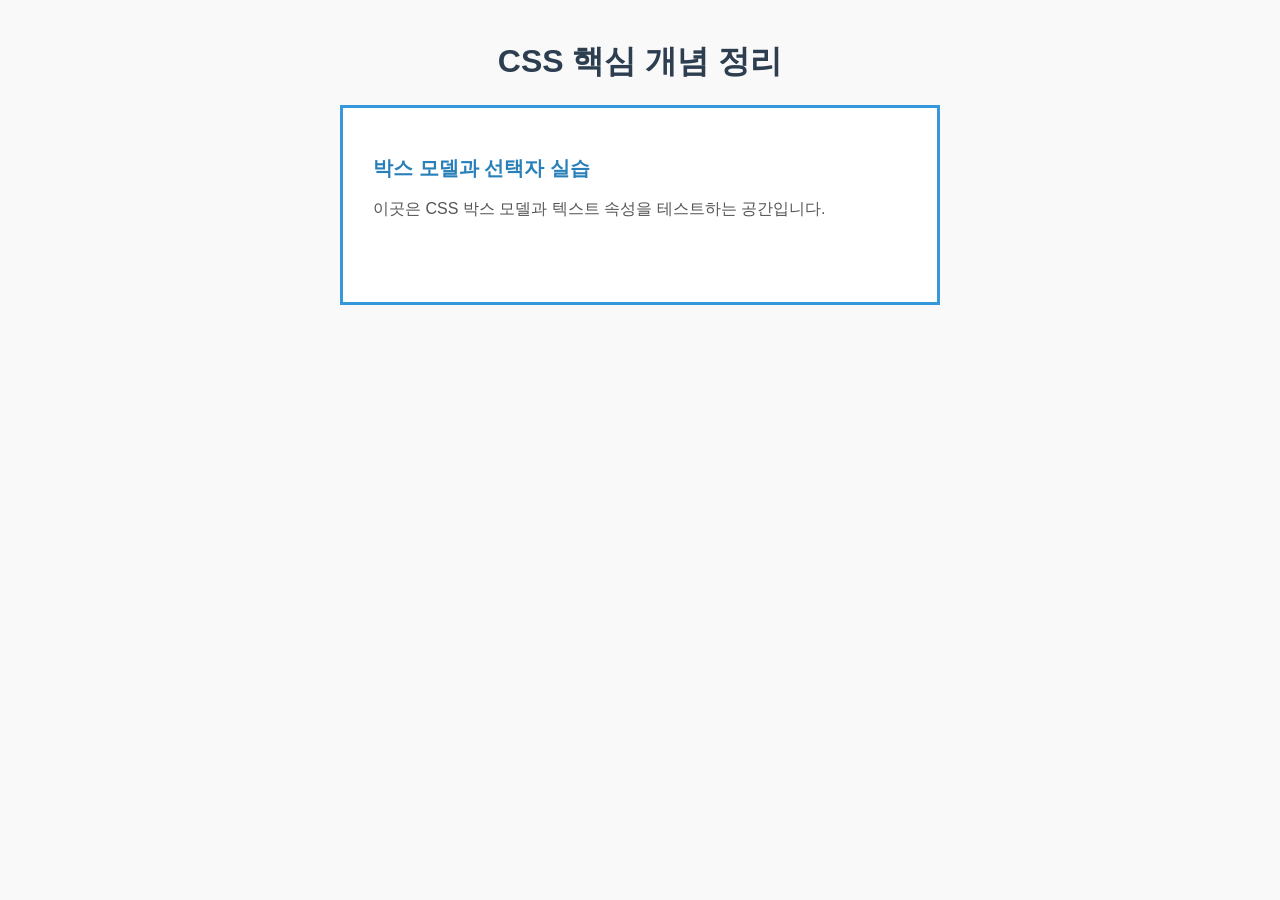
<file: oz_assignment/HTML_CSS/day2/css_study.html>
<!DOCTYPE html>
<html lang="ko">
<head>
    <meta charset="UTF-8">
    <title>CSS 핵심 개념 정리</title>
    <link rel="stylesheet" href="css_study.css">
</head>
<body>
    <h1>CSS 핵심 개념 정리</h1>
    <div class="box">
        <h2>박스 모델과 선택자 실습</h2>
        <p>이곳은 CSS 박스 모델과 텍스트 속성을 테스트하는 공간입니다.</p>
    </div>
</body>
</html>
</file>
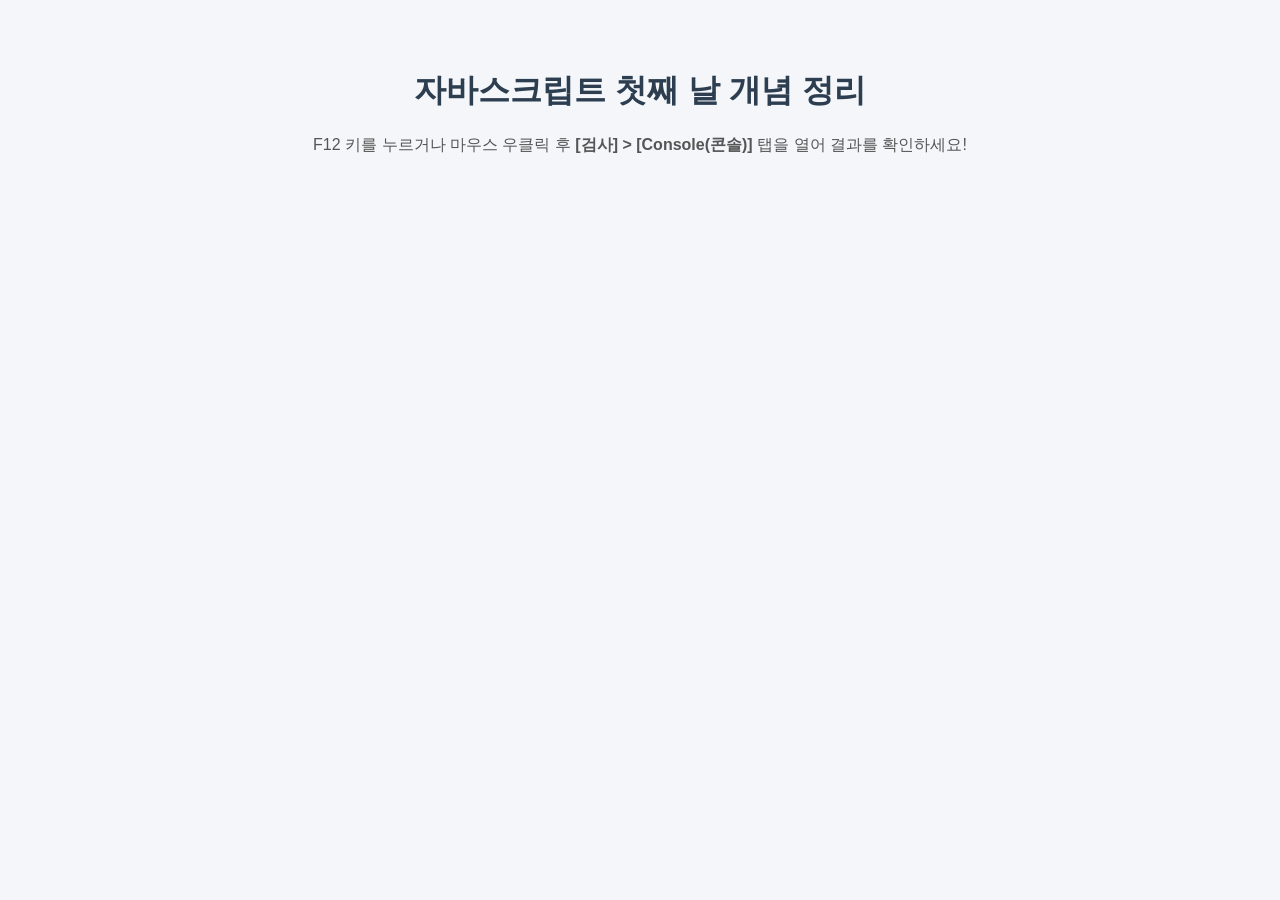
<file: oz_assignment/JS/day1/js_study.html>
<!DOCTYPE html>
<html lang="ko">
<head>
    <meta charset="UTF-8">
    <title>JavaScript Day 1 공부</title>
    <style>
        body { font-family: 'Malgun Gothic', sans-serif; padding: 40px; text-align: center; background-color: #f4f6f9; }
        h1 { color: #2c3e50; }
        p { color: #555; }
    </style>
</head>
<body>
    <h1>자바스크립트 첫째 날 개념 정리</h1>
    <p>F12 키를 누르거나 마우스 우클릭 후 <strong>[검사] > [Console(콘솔)]</strong> 탭을 열어 결과를 확인하세요!</p>

    <!-- 자바스크립트 파일 연결 -->
    <script src="script.js"></script>
</body>
</html>
</file>
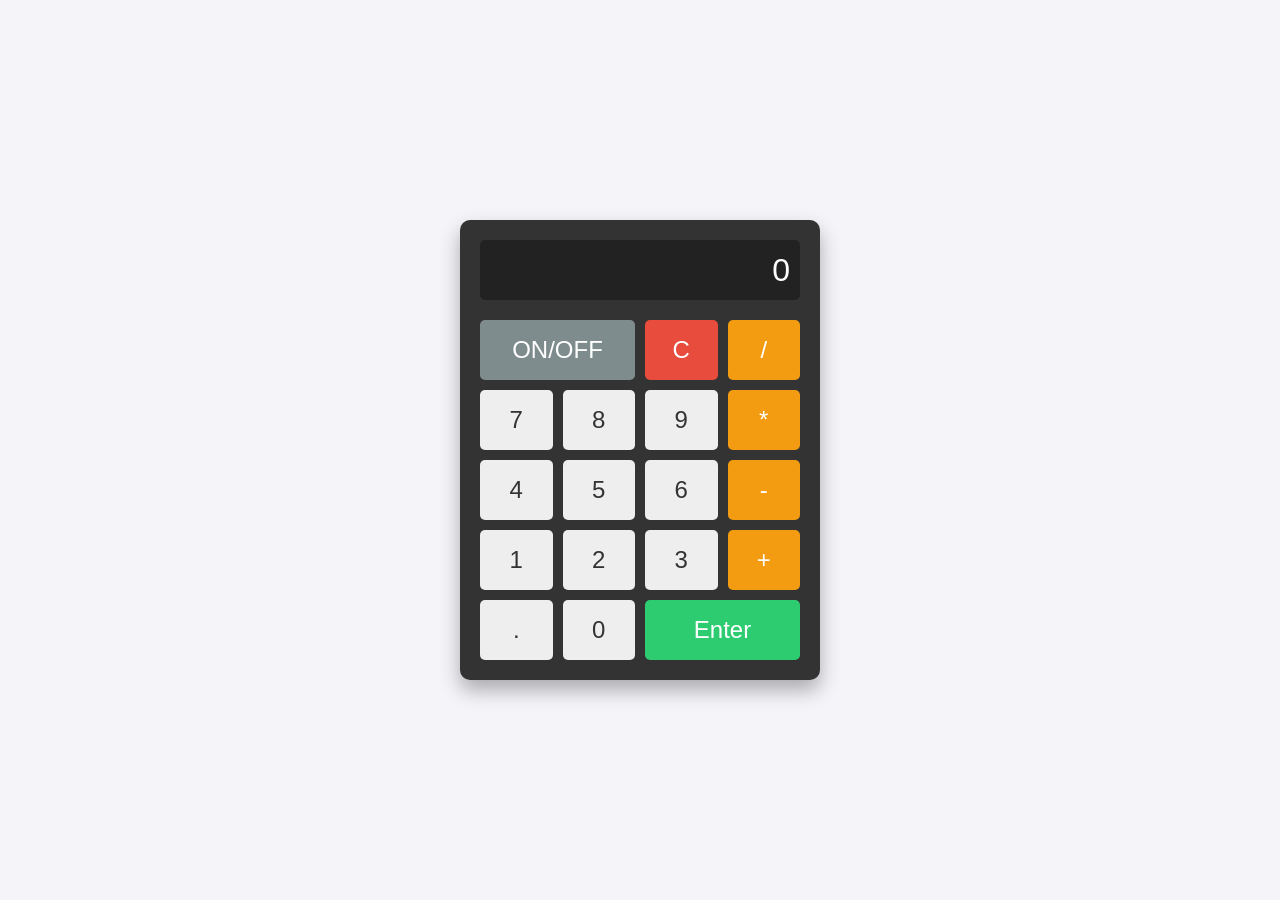
<file: oz_assignment/JS/day3/calculator.html>
<!DOCTYPE html>
<html lang="ko">
<head>
    <meta charset="UTF-8">
    <meta name="viewport" content="width=device-width, initial-scale=1.0">
    <title>JS 사칙연산 계산기 v2</title>
    <link rel="stylesheet" href="calulator_style_2.css">
</head>
<body>

<div class="calculator">
    <input type="text" id="display" readonly value="0">
    <div class="buttons">
        <button class="on-off" onclick="togglePower()">ON/OFF</button>
        <button class="clear" onclick="clearDisplay()">C</button>
        <button class="operator" onclick="appendOperator('/')">/</button>

        <button class="number" onclick="appendNumber('7')">7</button>
        <button class="number" onclick="appendNumber('8')">8</button>
        <button class="number" onclick="appendNumber('9')">9</button>
        <button class="operator" onclick="appendOperator('*')">*</button>

        <button class="number" onclick="appendNumber('4')">4</button>
        <button class="number" onclick="appendNumber('5')">5</button>
        <button class="number" onclick="appendNumber('6')">6</button>
        <button class="operator" onclick="appendOperator('-')">-</button>

        <button class="number" onclick="appendNumber('1')">1</button>
        <button class="number" onclick="appendNumber('2')">2</button>
        <button class="number" onclick="appendNumber('3')">3</button>
        <button class="operator" onclick="appendOperator('+')">+</button>

        <button class="number" onclick="appendNumber('.')">.</button>
        <button class="number" onclick="appendNumber('0')">0</button>
        <button class="enter" onclick="performCalculate()">Enter</button>
    </div>
</div>

<script src="calculator.js"></script>
</body>
</html>
</file>
<file: oz_assignment/HTML_CSS/day2/css_study.css>
/* 전체 선택자 및 박스사이징 설정 */
* {
    box-sizing: border-box;
}

body {
    font-family: 'Malgun Gothic', sans-serif;
    margin: 40px;
    background-color: #f9f9f9;
}

h1 {
    color: #2c3e50;
    text-align: center;
}

/* 클래스 선택자 및 박스 모델 적용 */
.box {
    width: 600px;
    height: 200px;
    padding: 30px;          /* 안쪽 여백 */
    border: 3px solid #3498db; /* 테두리 */
    margin: 20px auto;      /* 바깥쪽 여백 및 중앙 정렬 */
    background-color: #ffffff;
}

h2 {
    font-size: 20px;
    font-weight: bold;
    color: #2980b9;
}

p {
    font-size: 16px;
    text-align: left;
    color: #555555;
}
</file>
<file: oz_assignment/JS/day3/calulator_style_2.css>
body {
            display: flex;
            justify-content: center;
            align-items: center;
            height: 100vh;
            background-color: #f4f4f9;
            margin: 0;
            font-family: 'Arial', sans-serif;
}

.calculator {
    background-color: #333;
    padding: 20px;
    border-radius: 10px;
    box-shadow: 0px 10px 20px rgba(0, 0, 0, 0.3);
    width: 320px;
}

#display {
    width: 100%;
    height: 60px;
    background-color: #222;
    color: #fff;
    text-align: right;
    padding: 10px;
    font-size: 2rem;
    border: none;
    border-radius: 5px;
    margin-bottom: 20px;
    box-sizing: border-box;
}

.buttons {
    display: grid;
    grid-template-columns: repeat(4, 1fr);
    gap: 10px;
}

button {
    height: 60px;
    font-size: 1.5rem;
    border: none;
    border-radius: 5px;
    cursor: pointer;
    transition: background-color 0.2s, transform 0.1s;
}

button:active {
    transform: scale(0.95);
}

.number {
    background-color: #eee;
    color: #333;
}

.number:hover {
    background-color: #ddd;
}

.operator {
    background-color: #f39c12;
    color: white;
}

.operator:hover {
    background-color: #e67e22;
}

.enter {
    background-color: #2ecc71;
    color: white;
    grid-column: span 2;
}

.enter:hover {
    background-color: #27ae60;
}

.clear {
    background-color: #e74c3c;
    color: white;
}

.clear:hover {
    background-color: #c0392b;
}

.on-off {
    background-color: #7f8c8d;
    color: white;
    grid-column: span 2;
}

.on-off.on {
    background-color: #27ae60;
}

.on-off:hover {
    background-color: #95a5a6;
}
</file>
